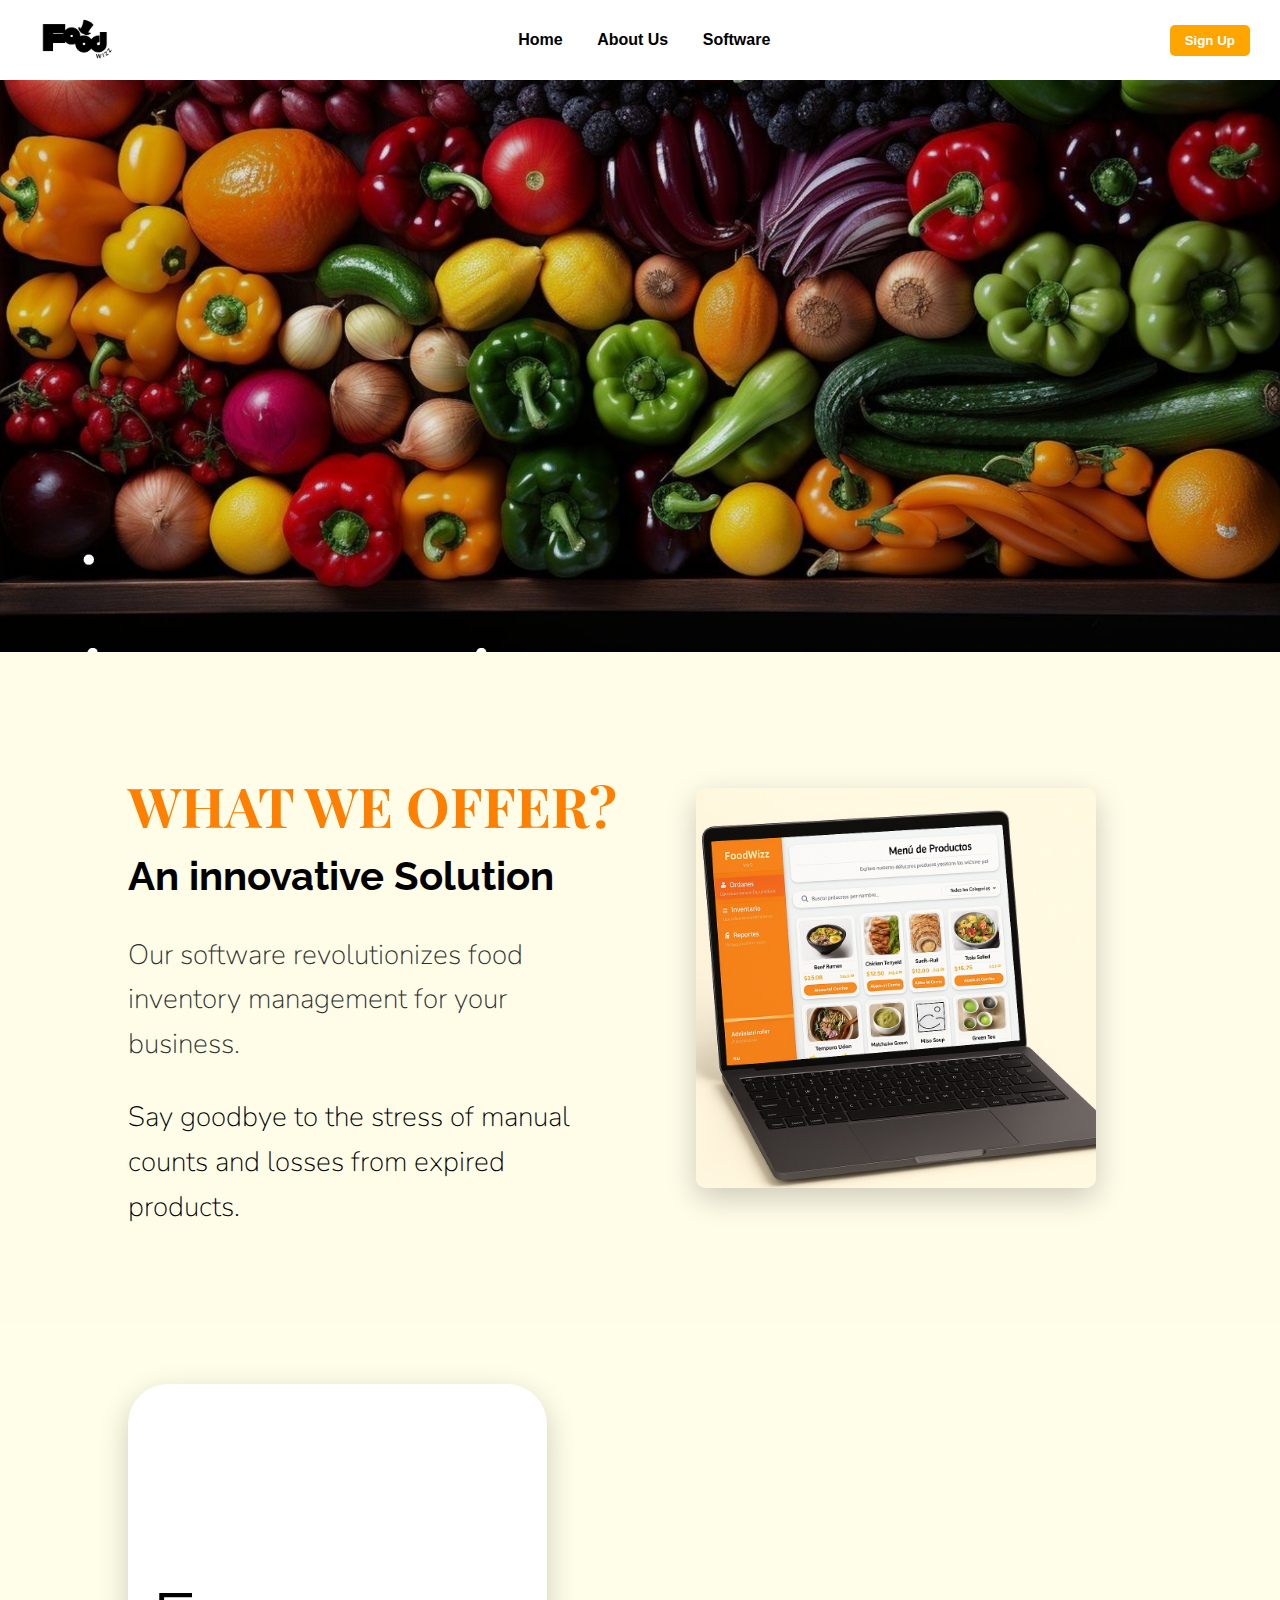
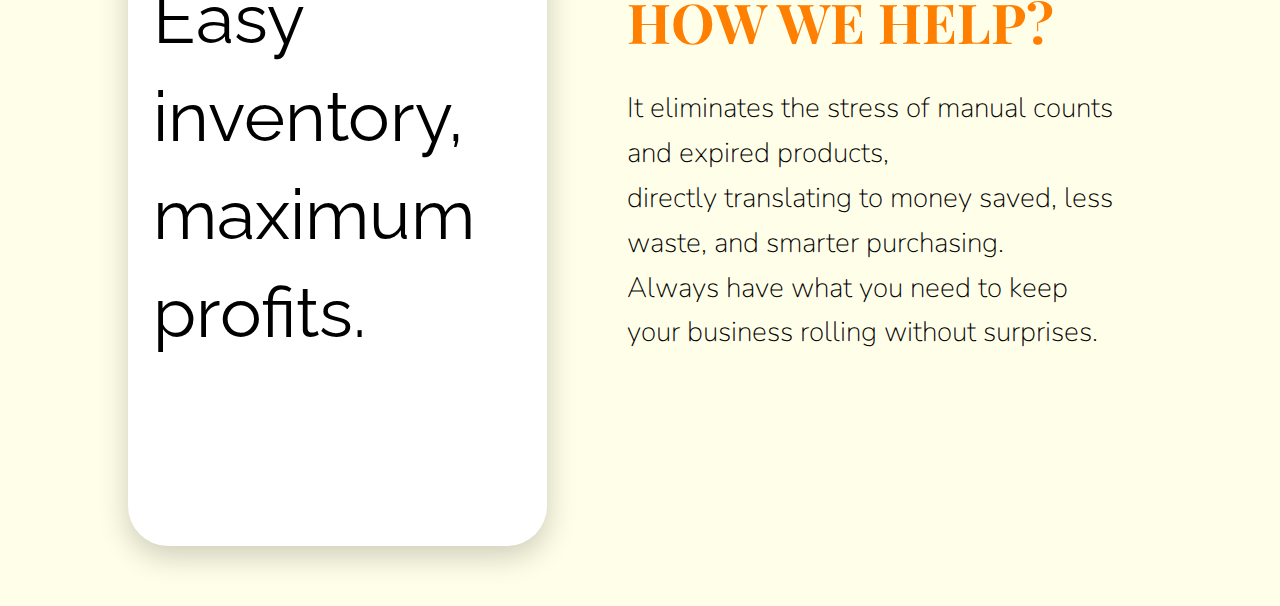
<file: index.html>
<!DOCTYPE html>
<html lang="es">
<head>
  <meta charset="UTF-8">
  <title>Food Wizz</title>
      <link rel="stylesheet" href="l.css" />
        <link rel="preconnect" href="https://fonts.googleapis.com">
    <link rel="preconnect" href="https://fonts.gstatic.com" crossorigin>
    <link href="https://fonts.googleapis.com/css2?family=Raleway:wght@800&display=swap" rel="stylesheet">
    <link rel="preconnect" href="https://fonts.googleapis.com">
<link rel="preconnect" href="https://fonts.gstatic.com" crossorigin>
<link href="https://fonts.googleapis.com/css2?family=Playfair+Display:wght@900&display=swap" rel="stylesheet">
<link rel="preconnect" href="https://fonts.googleapis.com">
<link rel="preconnect" href="https://fonts.gstatic.com" crossorigin>
<link href="https://fonts.googleapis.com/css2?family=Nunito:ital,wght@0,200..1000;1,200..1000&family=Playfair+Display:wght@900&display=swap" rel="stylesheet">

  <style>
    body {
      margin: 0;
      font-family: Arial, sans-serif;
      background-color: #0e1111;
    }

    .navbar {
      display: flex;
      justify-content: space-between;
      align-items: center;
      background-color: white;
      padding: 15px 30px;
    }

    .navbar img.logo {
      height: 50px;
    }

    .navbar nav a {
      margin: 0 15px;
      text-decoration: none;
      color: black;
      font-weight: bold;
    }

    .signup-button {
      background-color: orange;
      color: white;
      padding: 8px 15px;
      border: none;
      border-radius: 5px;
      font-weight: bold;
      cursor: pointer;
    }

    .hero-image img {
      width: 100%;
      height: auto;
      display: block;
    }


  </style>
</head>
<body>

  <!-- Navegación -->
  <div class="navbar">
    <img src="logo.jpg" alt="Food Wizz Logo" class="logo">
    <nav>
      <a href="index.html">Home</a>
      <a href="todo.html">About Us</a>
      <a href="primera.html">Software</a>
    </nav>
    <button class="signup-button">Sign Up</button>
  </div>

  <!-- Imagen principal -->
  <div class="hero-image">
    <img src="frutas.png" alt="Frutas y Verduras">
  </div>
  <!-- Maria-->
<section class="hero">
        <div class="hero-text">
            <h1>WHAT WE OFFER?</h1>
            <h2 class="subtitulo">An innovative Solution </h2>
            <p>Our software revolutionizes food inventory management for your business.</p>
            <p class="mensaje">Say goodbye to the stress of manual counts and losses from expired products.</p>
        </div>
        <div class="fotowhatweoffer">
            <img src="fodwizz compu.png" alt="Panel de software FOODWIZZ" />
        </div>
    </section>

      <section class="info-section">
    <div class="info-left">
      <p>Easy inventory,<br>maximum profits.</p>
    </div>

    <div class="info-right">
      <h1>HOW WE HELP?</h1>
      <p>
        It eliminates the stress of manual counts and expired products,<br>
        directly translating to money saved, less waste, and smarter purchasing.<br>
        Always have what you need to keep your business rolling without surprises.
      </p>
    </div>
  </section>
</body>
</html>
</file>
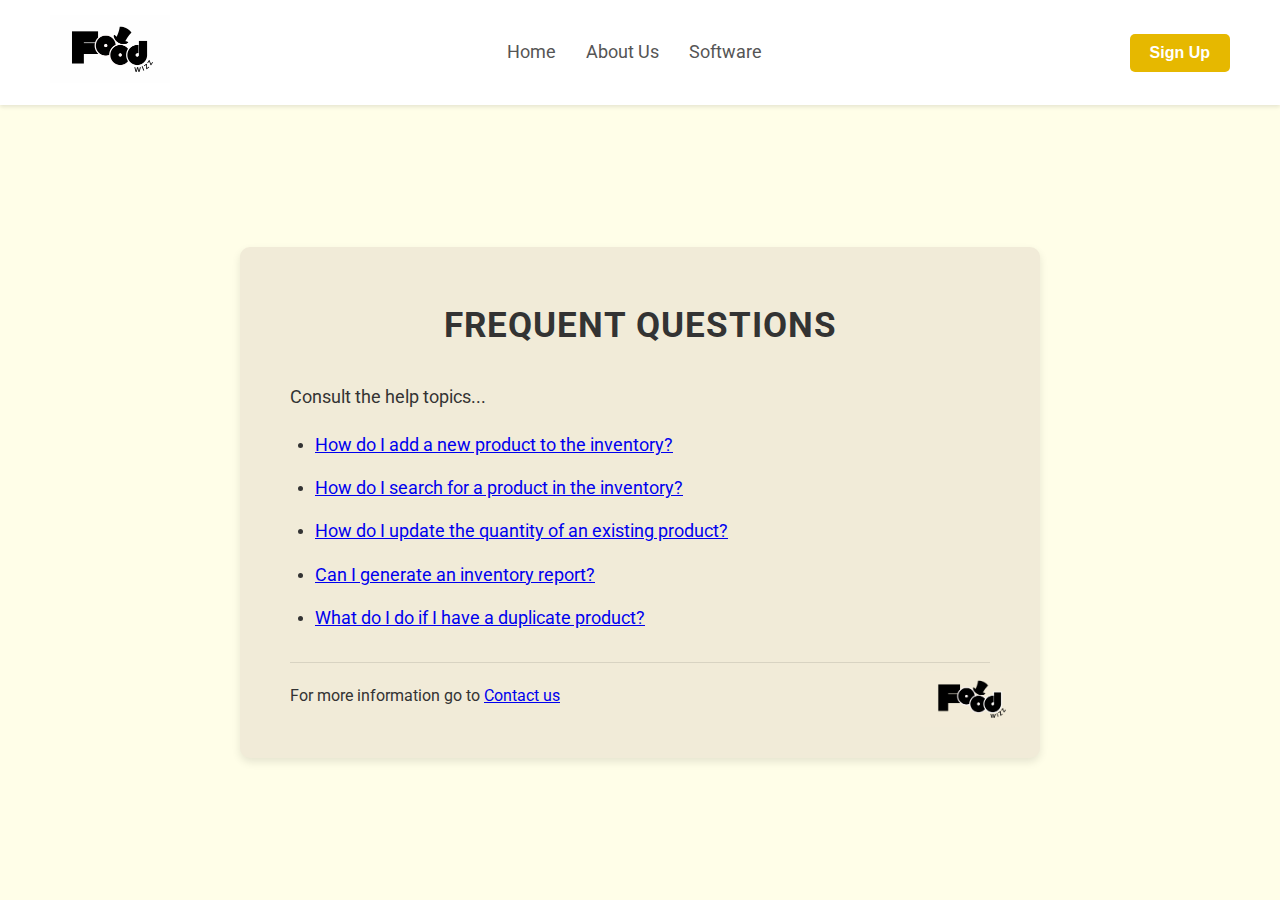
<file: areelis.html>
<!DOCTYPE html>
<html lang="es">
<head>
    <meta charset="UTF-8">
    <meta name="viewport" content="width=device-width, initial-scale=1.0">
    <title>Preguntas Frecuentes </title>
    <link rel="stylesheet" href="lalala.css">
    <link href="https://fonts.googleapis.com/css2?family=Roboto:wght@400;700&display=swap" rel="stylesheet">
    <link rel="icon" href="Copia de Nueva plantilla Webpage (2).jpeg" type="image/x-icon"> 
</head>
<body>
    <header class="navbar">
        <div class="logo.jpg"><img src="Copia de Nueva plantilla Webpage (2).jpeg" width="120" alt="x-icon"> </div> 
        <nav>
            <ul>
                <li><a href="#">Home</a></li>
                <li><a href="#">About Us</a></li>
                <li><a href="#">Software</a></li>
            </ul>
        </nav>
        <button class="sign-up-btn">Sign Up</button>
    </header>

    <main class="faq-container">
        <div class="faq-card">
            <h1>FREQUENT QUESTIONS</h1>
            <p class="consult-text">Consult the help topics...</p>
            <ul>
                <li><a href="#">How do I add a new product to the inventory?</a></li>
                <li><a href="#">How do I search for a product in the inventory?</a></li>
                <li><a href="#">How do I update the quantity of an existing product?</a></li>
                <li><a href="#">Can I generate an inventory report?</a></li>
                <li><a href="#">What do I do if I have a duplicate product?</a></li>
            </ul>
            <p class="more-info-text">For more information go to <a href="#" class="contact-us-link">Contact us</a></p>
            <div class="footer-logo"><img src="Copia de Nueva plantilla Webpage.png.jpeg" alt="x-icon" width="100"></div> 
        </div>
    </main>
</body>
</html>


    </div>
</body>
</html>
</file>
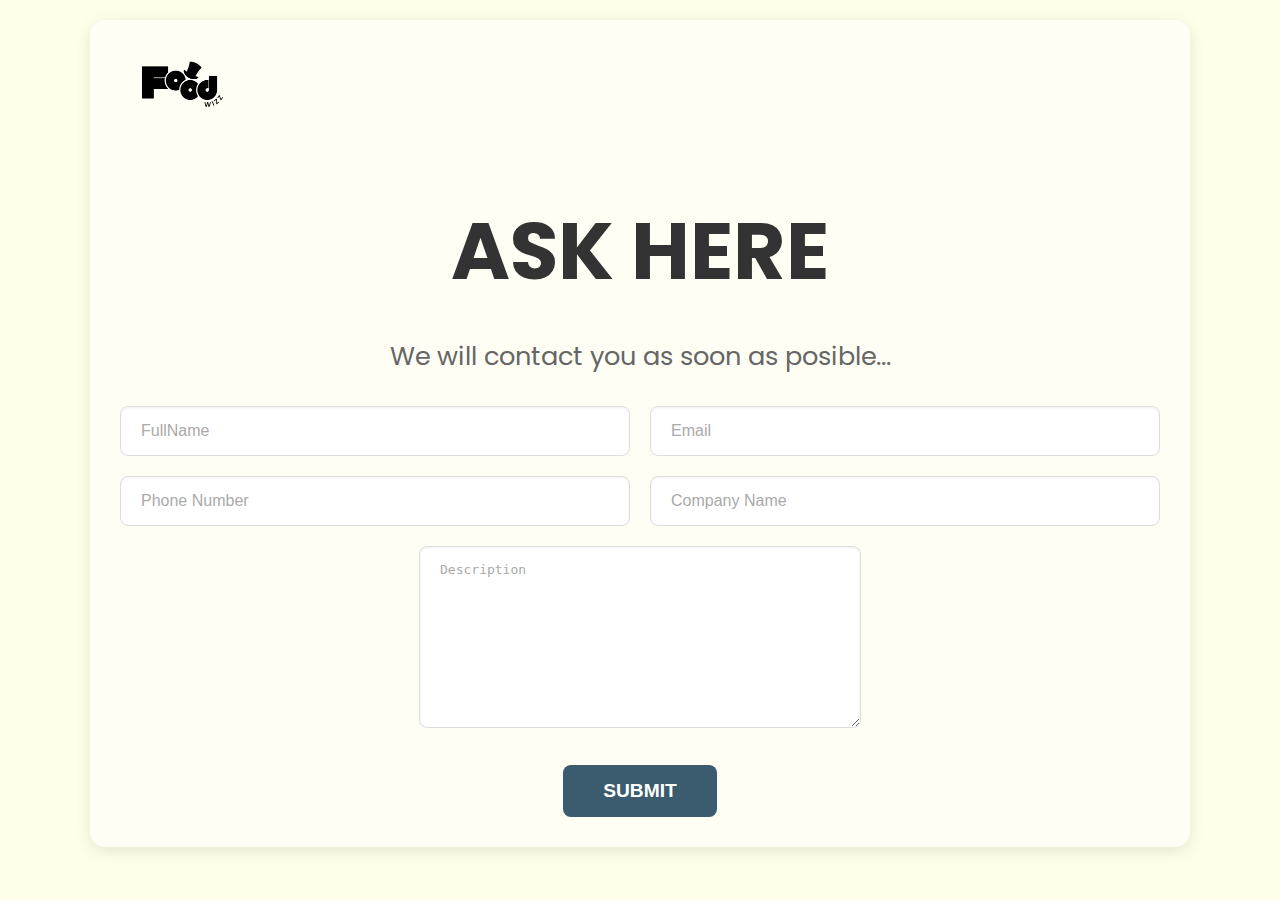
<file: askhere.html>
<!DOCTYPE html>
<html lang="es">
<head>
    <meta charset="UTF-8">
    <meta name="viewport" content="width=device-width, initial-scale=1.0">
    <title>FoodMed: Contacto</title>
    <link rel="stylesheet" href="askhere.css">
</head>
<body>
    <div class="container">
        <div class="header">
            <img src="Copia de Nueva plantilla Webpage (5).png" alt="FoodMed Logo" class="logo"> </div>
        <div class="form-card">
            <h1>ASK HERE</h1>
            <p>We will contact you as soon as posible...</p>  

            <form action="#" method="POST">
                <div class="input-group">
                    <input type="text" id="fullName" name="fullName" placeholder="FullName" required>
                    <input type="email" id="email" name="email" placeholder="Email" required>
                </div>
                <div class="input-group">
                    <input type="tel" id="phoneNumber" name="phoneNumber" placeholder="Phone Number" required>
                    <input type="text" id="companyName" name="companyName" placeholder="Company Name">
                </div>
                <div class="textarea-group">
                    <textarea id="description" name="description" placeholder="Description" rows="10" required></textarea>
                </div>
                <button type="submit">SUBMIT</button>
            </form>
        </div>
    </div>
</body>
</html>
</file>
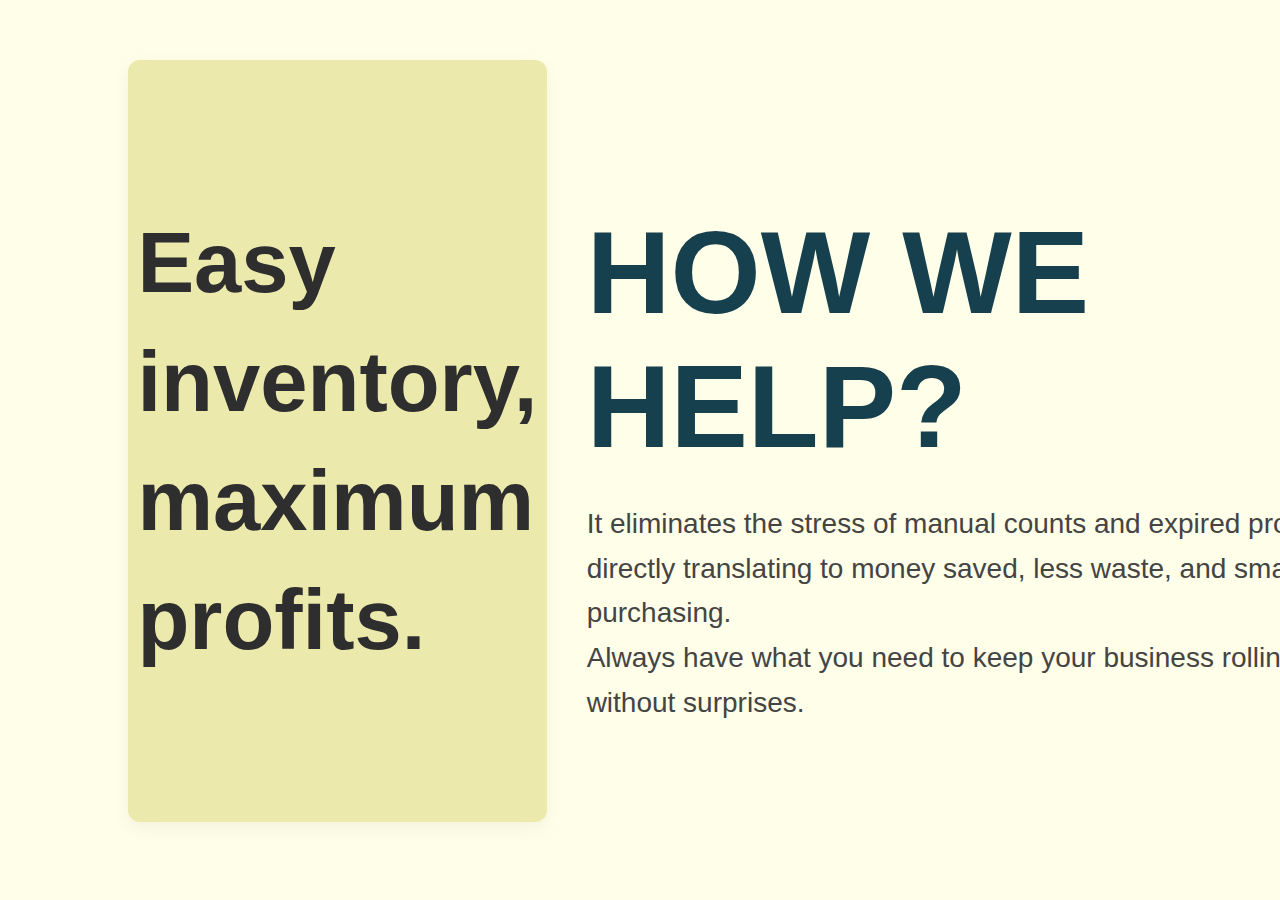
<file: p2.html>
<!DOCTYPE html>
<html lang="es">
<head>
  <meta charset="UTF-8" />
  <meta name="viewport" content="width=device-width, initial-scale=1.0" />
  <title>Food Inventory - Sección Info</title>
  <link rel="stylesheet" href="c2.css" />
</head>
<body>
  <section class="info-section">
    <div class="info-left">
      <p>Easy inventory,<br>maximum profits.</p>
    </div>

    <div class="info-right">
      <h1>HOW WE HELP?</h1>
      <p>
        It eliminates the stress of manual counts and expired products,<br>
        directly translating to money saved, less waste, and smarter purchasing.<br>
        Always have what you need to keep your business rolling without surprises.
      </p>
    </div>
  </section>
</body>
</html>
</file>
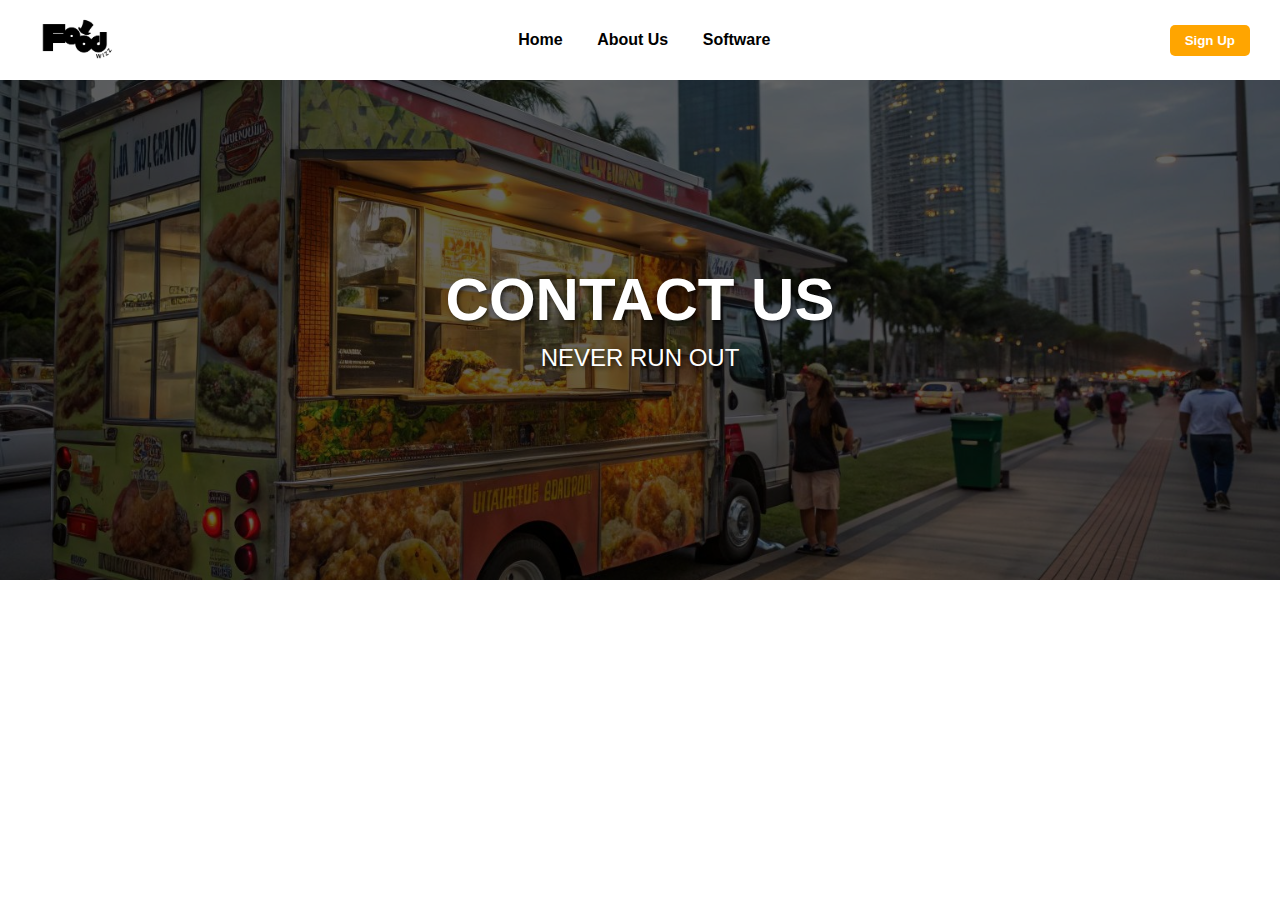
<file: perate.html>
<!DOCTYPE html>
<html lang="es">
<head>
  <meta charset="UTF-8">
  <meta name="viewport" content="width=device-width, initial-scale=1.0">
  <title>Food WTZ - Contact Us</title>
  <style>
    body {
      margin: 0;
      font-family: Arial, sans-serif;
    }

    .navbar {
      display: flex;
      justify-content: space-between;
      align-items: center;
      background-color: white;
      padding: 15px 30px;
      box-shadow: 0 2px 4px rgba(0,0,0,0.1);
    }

    .navbar img.logo {
      height: 50px;
    }

    .navbar nav a {
      margin: 0 15px;
      text-decoration: none;
      color: black;
      font-weight: bold;
    }

    .signup-button {
      background-color: orange;
      color: white;
      padding: 8px 15px;
      border: none;
      border-radius: 5px;
      font-weight: bold;
      cursor: pointer;
    }

    .hero {
      position: relative;
      width: 100%;
      height: 500px;
      background-image: url('foodtruck.jpeg'); /* Tu imagen */
      background-size: cover;
      background-position: center;
      display: flex;
      flex-direction: column;
      justify-content: center;
      align-items: center;
      color: white;
      text-align: center;
      overflow: hidden;
    }

    .hero .overlay {
      position: absolute;
      top: 0;
      left: 0;
      width: 100%;
      height: 100%;
      background-color: rgba(0, 0, 0, 0.6); /* Aumenta este valor para más oscuridad */
      z-index: 1;
    }

    .hero h1,
    .hero p {
      position: relative;
      z-index: 2;
      text-shadow: 2px 2px 4px rgba(0,0,0,0.6);
    }

    .hero h1 {
      font-size: 60px;
      margin: 0;
    }

    .hero p {
      font-size: 24px;
      margin-top: 10px;
    }
  </style>
</head>
<body>

  <!-- Navegación -->
  <div class="navbar">
    <img src="logo.jpg" alt="Food WTZ Logo" class="logo">
    <nav>
      <a href="index.html">Home</a>
      <a href="faq.html">About Us</a>
      <a href="#">Software</a>
    </nav>
    <button class="signup-button">Sign Up</button>
  </div>

  <!-- Imagen principal con overlay -->
  <div class="hero">
    <div class="overlay"></div>
    <h1>CONTACT US</h1>
    <p>NEVER RUN OUT</p>
  </div>

</body>
</html>
</file>
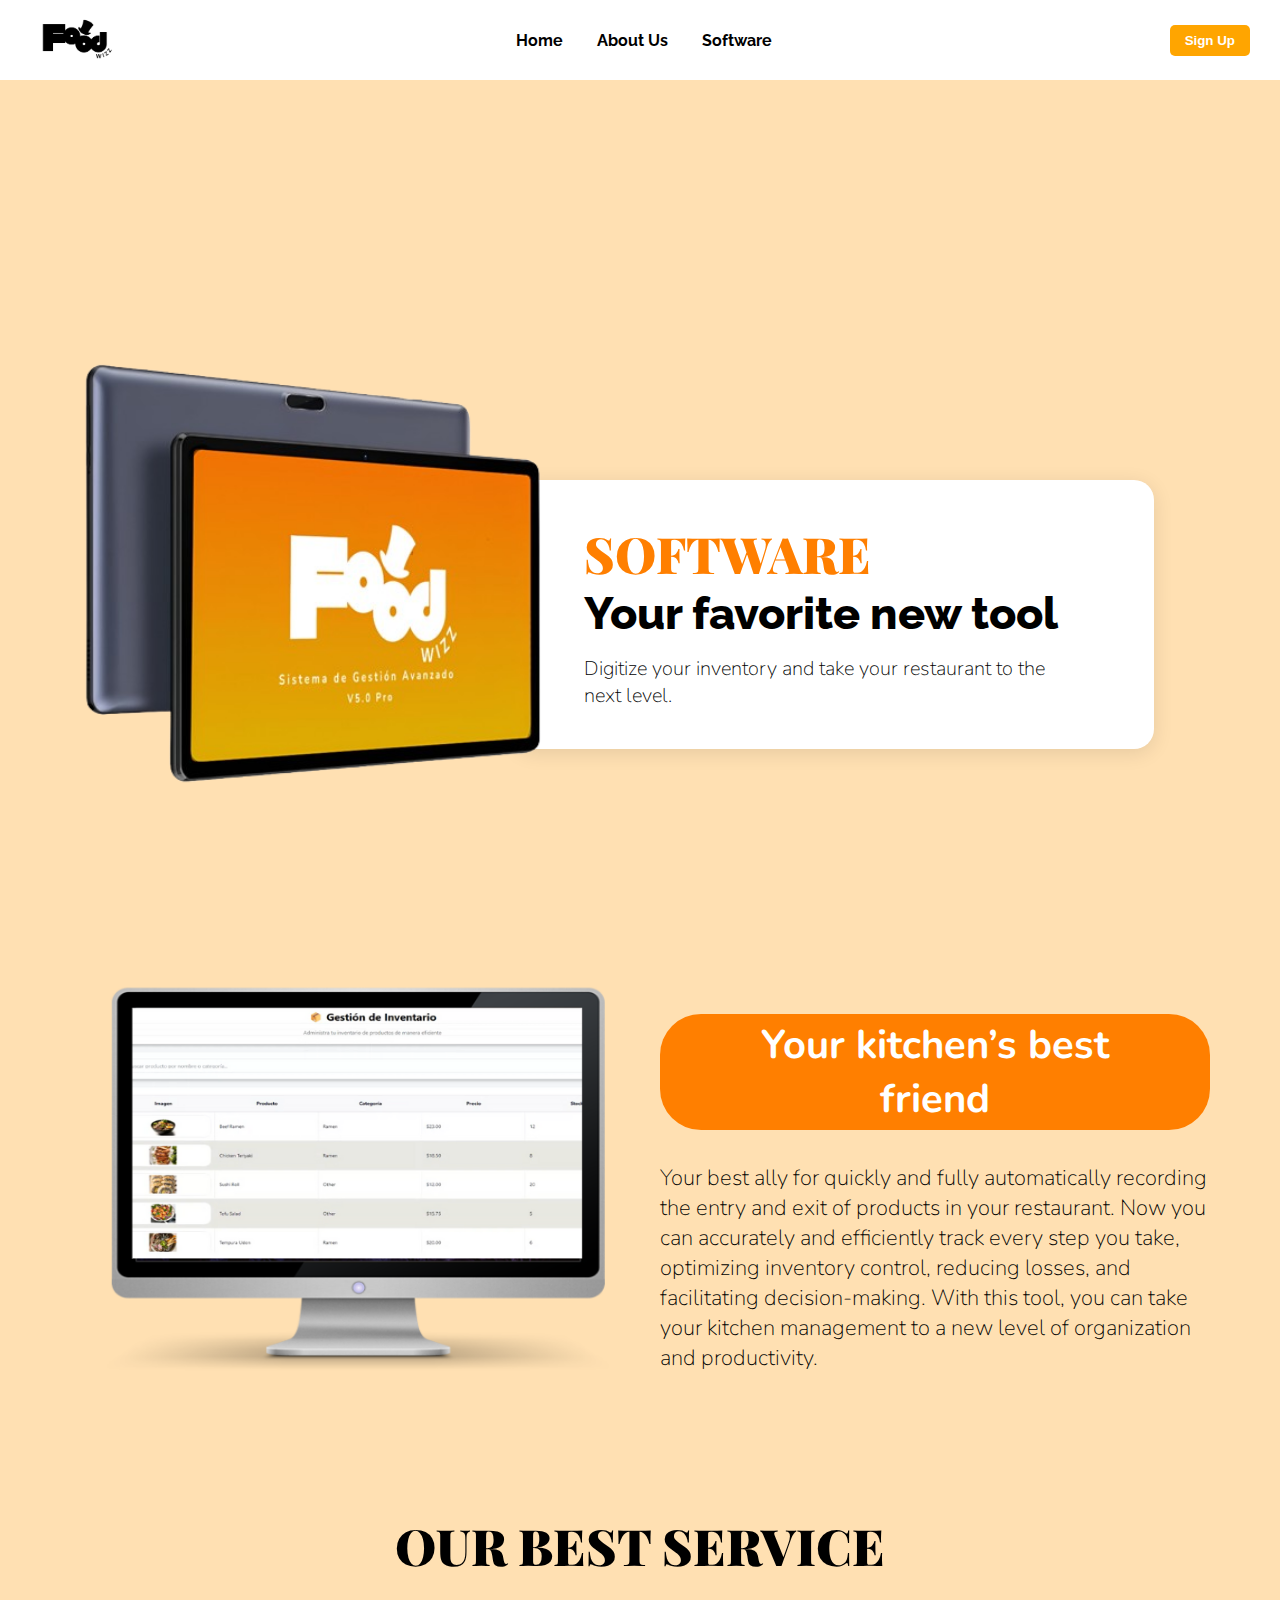
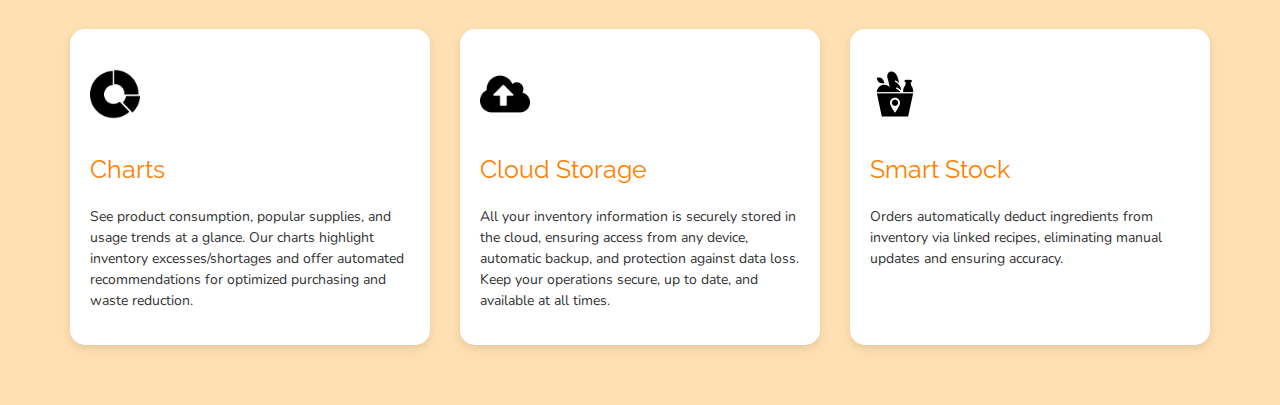
<file: primera.html>
<!DOCTYPE html>
<html lang="es">
<head>
    <meta charset="UTF-8">
    <meta name="viewport" content="width=device-width, initial-scale=1.0">
    <title>Presentación de Software</title>
    <link rel="stylesheet" href="styles.css">
    <link rel="preconnect" href="https://fonts.googleapis.com">
    <link rel="preconnect" href="https://fonts.gstatic.com" crossorigin>
    <link href="https://fonts.googleapis.com/css2?family=Raleway:wght@800&display=swap" rel="stylesheet">
    <link rel="preconnect" href="https://fonts.googleapis.com">
    <link rel="preconnect" href="https://fonts.gstatic.com" crossorigin>
    <link href="https://fonts.googleapis.com/css2?family=Playfair+Display:wght@900&display=swap" rel="stylesheet">
    <link rel="preconnect" href="https://fonts.googleapis.com">
    <link rel="preconnect" href="https://fonts.gstatic.com" crossorigin>
    <link href="https://fonts.googleapis.com/css2?family=Nunito:ital,wght@0,200..1000;1,200..1000&family=Playfair+Display:wght@900&display=swap" rel="stylesheet">
    <style>
          .navbar {
          display: flex;
          justify-content: space-between;
          align-items: center;
          background-color: white;
          padding: 15px 30px;
        }

        .navbar img.logo {
          height: 50px;
        }

        .navbar nav a {
          margin: 0 15px;
          text-decoration: none;
          color: black;
          font-weight: bold;
        }

        .signup-button {
          background-color: orange;
          color: white;
          padding: 8px 15px;
          border: none;
          border-radius: 5px;
          font-weight: bold;
          cursor: pointer;
        }
    </style>
    </head>
<body>
    <!-- Navegación -->
  <div class="navbar">
    <img src="logo.jpg" alt="Food Wizz Logo" class="logo">
    <nav>
      <a href="index.html">Home</a>
      <a href="faq.html">About Us</a>
      <a href="primera.html">Software</a>
    </nav>
    <button class="signup-button">Sign Up</button>
  </div>
    <!-- Fin de Navegación -->
    <div class="background">
        <div class="content-wrapper">
          <img src="definitva.png" alt="Tablet" class="device-image">
          <div class="info-box">
            <h1>SOFTWARE</h1>
            <h2>Your favorite new tool</h2>
            <p>Digitize your inventory and take your restaurant to the next level.</p>
          </div>
        </div>
      </div>
      <div class="informacion">
        <div class="intento">
          <img src="ayuda.png" alt="Tablet" class="ayuda" />
      
          <div class="segundainfo-box">
            <div class="texto">
              <h2 class="titulo-verde">Your kitchen’s best friend </h2>
              <p>
                Your best ally for quickly and fully automatically recording the entry and exit of products in your restaurant. Now you can accurately and efficiently track every step you take, optimizing inventory control, reducing losses, and facilitating decision-making. With this tool, you can take your kitchen management to a new level of organization and productivity.
              </p>
            </div>
          </div>
        </div>
      </div>
  
 <div class="contenedor-imagen-iconos">
  <h2>OUR BEST SERVICE</h2>

  <div class="contenedor-iconos">
    <!-- Caja 1 -->
    <div class="cuadro-icono">
      <img src="charts.png" alt="Icono 1" class="icono">
      <p class="minisubs">Charts</p>
      <p class="descripcion">
        See product consumption, popular supplies, and usage trends at a glance. Our charts highlight inventory excesses/shortages and offer automated recommendations for optimized purchasing and waste reduction.
      </p>
    </div>

    <!-- Caja 2 -->
    <div class="cuadro-icono">
      <img src="cloud storage.png" alt="Icono 2" class="icono">
      <p class="minisubs">Cloud Storage</p>
      <p class="descripcion">All your inventory information is securely stored in the cloud, ensuring access from any device, automatic backup, and protection against data loss. Keep your operations secure, up to date, and available at all times.</p>
    </div>

    <!-- Caja 3 -->
    <div class="cuadro-icono">
      <img src="smart stock.png" alt="Icono 3" class="icono">
      <p class="minisubs">Smart Stock</p>
      <p class="descripcion">Orders automatically deduct ingredients from inventory via linked recipes, eliminating manual updates and ensuring accuracy.</p>
    </div>
  </div>
</div>
</body>
</file>
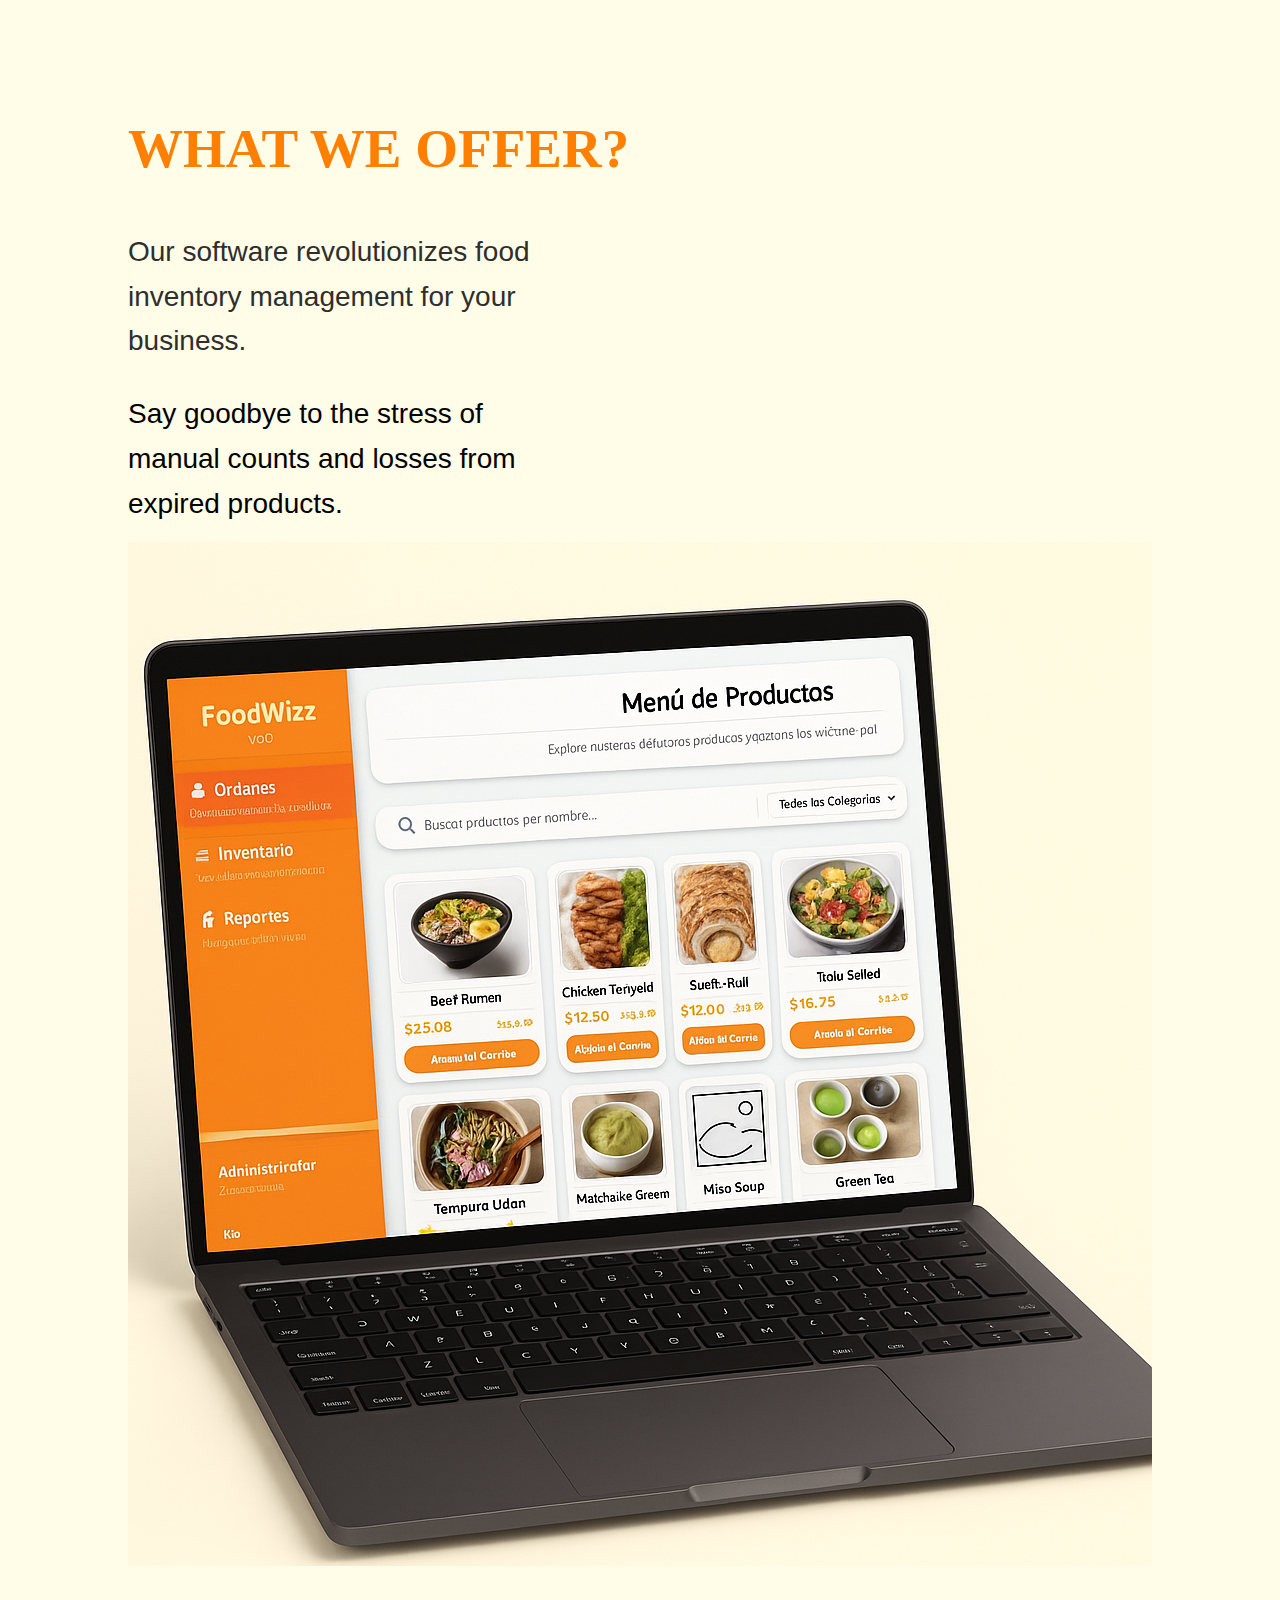
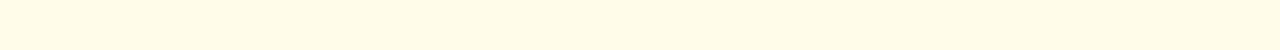
<file: prueba.html>
<!DOCTYPE html>
<html lang="es">
<head>
    <meta charset="UTF-8" />
    <meta name="viewport" content="width=device-width, initial-scale=1.0" />
    <title>FOODWIZZ</title>
    <link rel="stylesheet" href="l.css" />
</head>
<body>
    <section class="hero">
        <div class="hero-text">
            <h1>WHAT WE OFFER?</h1>
            <p>Our software revolutionizes food inventory management for your business. </p>
            <p class="mensaje">Say goodbye to the stress of manual counts and losses from expired products.</p>
        </div>
        <div class="hero-image">
            <img src="fodwizz compu.png" alt="Panel de software FOODWIZZ" />
        </div>
    </section>
</body>
</html>
</file>
<file: l.css>
body {
    margin: 0;
    padding: 0;
    background-color: #fffce8;
    color: #2e2e2e;
}

.hero {
    display: flex;
    align-items: center;
    justify-content: space-between;
    flex-wrap: wrap;
    padding: 80px 10%;
    background-color: #fffce8; /* Fondo claro como la imagen */
}

.hero-text {
    flex: 1;
    width: 500px;
}

.hero-text h1 {
    font-family: 'Playfair Display', serif;
    font-size: 55px;
     color:#ff7f00;
    margin-bottom: 50px;
}

.hero-text p {

    line-height: 1.6;
    max-width: 450px;
    margin-bottom: 15px;
    font-family: "Nunito", sans-serif;
    font-optical-sizing: auto;
    font-weight: 50;
    font-style: normal;
    font-size: 28px;
}

.hero-text .mensaje {
    font-family: "Nunito", sans-serif;
    font-optical-sizing: auto;
    font-weight: 50;
    font-size: 28px;
    line-height: 1.6;
    color: #000000;
}

.subtitulo{
    font-family: 'Raleway', sans-serif;
    font-weight: 800px;
    font-size: 40px;
    color: black;
    margin-top: -40px;
}

.fotowhatweoffer {
    flex: 1;
    display: flex;
    justify-content: center;
    align-items: center;
}

.fotowhatweoffer img {
    max-width: 100%;
    height: auto;
    max-height: 400px;
    box-shadow: 0 10px 30px rgba(0, 0, 0, 0.2);
    border-radius: 10px;
}

/*ayuda*/

.info-section {
  display: flex;
  justify-content: space-between;
  align-items: center;
  padding: 60px 10%;
  background-color: #fffee8;
  flex-wrap: wrap;
  gap: 40px;
}

.info-left {
    background-color: #ffffff;
    padding: 30px 25px;
    border-radius: 40px;
    width: 36%;
    height: 78vh;
    min-width: 260px;
    text-align: left;
    display: flex;
    align-items: center;
    justify-content: center;
     box-shadow: 0 10px 30px rgba(0, 0, 0, 0.2);
}


.info-left p {
  font-family: 'Raleway', sans-serif;
    font-weight: 800px;
    font-size: 70px;
    color: black;
  line-height: 1.4;
  margin: 0;
}

.info-right {
  flex: 2;
min-width: 300px;
  max-width: 600px;
}

.info-right h1 {
  font-family: 'Playfair Display', serif;
    font-size: 55px;
     color:#ff7f00;
  margin-bottom: 16px;
  margin-left: 40px;
}

.info-right p {
   font-family: "Nunito", sans-serif;
    font-optical-sizing: auto;
    font-weight: 50;
    font-size: 28px;
  line-height: 1.6;
  color: #000000;
  max-width: 500px;
  width:600%;
  margin-left: 40px;
}
</file>
<file: lalala.css>
/* Importar una fuente similar a la de la imagen (ej. Roboto) */
@import url('https://fonts.googleapis.com/css2?family=Roboto:wght@400;700&display=swap');

:root {
    --primary-bg-color: #fffee8; /* Color de fondo general de la página */
    --card-bg-color: #f1ebd8; /* Color de fondo de la tarjeta de preguntas frecuentes */
    --text-color: #333; /* Color de texto general */
    --link-color: #007bff; /* Color de los enlaces */
    --navbar-text-color: #555; /* Color del texto de la navbar */
    --button-bg-color: #e6b800; /* Color de fondo del botón Sign Up */
    --button-text-color: #fff; /* Color del texto del botón Sign Up */
    --logo-color: #000; /* Color del texto del logo */
}

* {
    margin: 0;
    padding: 0;
    box-sizing: border-box;
}

body {
    font-family: 'Roboto', sans-serif;
    background-color: var(--primary-bg-color);
    color: var(--text-color);
    line-height: 1.6;
    display: flex;
    flex-direction: column;
    min-height: 100vh;
}

/* Navbar styles */
.navbar {
    display: flex;
    justify-content: space-between;
    align-items: center;
    padding: 15px 50px;
    background-color: #fff; /* Fondo blanco para la barra de navegación */
    box-shadow: 0 2px 4px rgba(0,0,0,0.1);
}

.navbar .logo {
    font-size: 5em;
    font-weight: 700;
    color: var(--logo-color);
    /* Para simular el logo "Food Wizz" */
    font-style: italic; 
    position: relative;
}

.navbar .logo::after {
    content: 'wizz';
    font-size: 0.6em;
    position: absolute;
    bottom: -5px; /* Ajusta esto para alinear "wizz" */
    right: -10px; /* Ajusta esto para alinear "wizz" */
    font-style: normal;
}

.navbar nav ul {
    list-style: none;
    display: flex;
}

.navbar nav ul li {
    margin-right: 30px;
}

.navbar nav ul li a {
    text-decoration: none;
    color: var(--navbar-text-color);
    font-weight: 400;
    font-size: 1.1em;
    transition: color 0.3s ease;
}

.navbar nav ul li a:hover {
    color: #17404e;
}

.sign-up-btn {
    background-color: var(--button-bg-color);
    color: var(--button-text-color);
    padding: 10px 20px;
    border: none;
    border-radius: 5px;
    cursor: pointer;
    font-size: 1em;
    font-weight: 700;
    transition: background-color 0.3s ease;
}

.sign-up-btn:hover {
    background-color: #cc9900;
}

/* Main content - FAQ container */
.faq-container {
    flex-grow: 1;
    display: flex;
    justify-content: center;
    align-items: center;
    padding: 40px 20px;
}

.faq-card {
    background-color: var(--card-bg-color);
    padding: 50px;
    border-radius: 10px;
    box-shadow: 0 4px 8px rgba(0,0,0,0.1);
    width: 100%;
    max-width: 800px; /* Ajusta el ancho máximo según sea necesario */
    position: relative;
    box-sizing: border-box; /* Asegura que padding no aumente el ancho total */
}

.faq-card h1 {
    font-size: 2.2em;
    font-weight: 700;
    text-align: center;
    margin-bottom: 30px;
    letter-spacing: 1px;
}

.faq-card .consult-text {
    font-size: 1.1em;
    margin-bottom: 20px;
}

.faq-card ul {
    list-style: disc; /* Usar discos para la lista */
    margin-left: 25px; /* Sangría para los puntos de la lista */
    margin-bottom: 30px;
}

.faq-card ul li {
    margin-bottom: 15px;
}

.faq-card ul li a {
    text-decoration: underline;
    color: var(#17404e);
    font-weight: 400;
    font-size: 1.1em;
}

.faq-card ul li a:hover {
    color: darken(var(#17404e), 10%); /* Oscurecer el enlace al pasar el mouse */
}

.faq-card .more-info-text {
    font-size: 1em;
    margin-top: 30px;
    border-top: 1px solid rgba(0,0,0,0.1); /* Separador sutil */
    padding-top: 20px;
}

.faq-card .contact-us-link {
    text-decoration: underline;
    color: var(#17404e);
    font-weight: 400;
}

.faq-card .contact-us-link:hover {
    color: darken(var(#17404e), 10%);
}

.faq-card .footer-logo {
    position: absolute;
    bottom: 20px;
    right: 20px;
    font-size: 1.5em;
    font-weight: 700;
    color: var(--logo-color);
    font-style: italic; 
}


/* Media Queries for Responsiveness */
@media (max-width: 768px) {
    .navbar {
        flex-direction: column;
        padding: 15px 20px;
    }

    .navbar nav ul {
        margin-top: 10px;
        flex-wrap: wrap;
        justify-content: center;
    }

    .navbar nav ul li {
        margin: 5px 15px;
    }

    .sign-up-btn {
        margin-top: 15px;
    }

    .faq-card {
        padding: 30px;
    }

    .faq-card h1 {
        font-size: 1.8em;
    }

    .faq-card ul {
        margin-left: 15px;
    }
}

@media (max-width: 480px) {
    .navbar {
        padding: 10px 15px;
    }

    .navbar .logo {
        font-size: 1.5em;
    }

    .navbar nav ul li {
        margin: 5px 10px;
        font-size: 0.9em;
    }

    .sign-up-btn {
        padding: 8px 15px;
        font-size: 0.9em;
    }

    .faq-card {
        padding: 20px;
    }

    .faq-card h1 {
        font-size: 1.5em;
    }

    .faq-card ul li a,
    .faq-card .consult-text,
    .faq-card .more-info-text {
        font-size: 0.9em;
    }

    .faq-card .footer-logo {
        font-size: 1.2em;
        bottom: 10px;
        right: 10px;
    }
}
</file>
<file: askhere.css>
@import url('https://fonts.googleapis.com/css2?family=Poppins:wght@400;600;700&display=swap'); /* Using Poppins as a similar-looking font */

body {
    margin: 0;
    font-family: 'Poppins', sans-serif;
    background-color: #fffee8; /* Light cream background */
    display: flex;
    justify-content: center;
    align-items: center;
    min-height: 50vh;
    padding: 20px;
    box-sizing: border-box;
}

.container {
    background-color: #fefef5; /* Slightly lighter inner background */
    border-radius: 15px;
    box-shadow: 0 4px 15px rgba(0, 0, 0, 0.1);
    width: 100%;
    max-width: 1100px; /* Adjust as needed */
    padding: 30px;
    box-sizing: border-box;
    display: flex;
    flex-direction: column;
    align-items: center;
}

.header {
    width: 100%;
    display: flex;
    justify-content: flex-start; /* Align logo to the left */
    margin-bottom: 20px;
}

.logo {
    width: 120px; /* Adjust logo size as needed */
    height: auto;
}

.form-card {
    text-align: center;
    width: 100%;
}

.form-card h1 {
    font-size: 5.0em;
    color: #333;
    margin-bottom: 10px;
    font-weight: 700; /* Bold */
}

.form-card p {
    font-size: 1.6em;
    color: #666;
    margin-bottom: 30px;
    display: flex;
    align-items: center;
    justify-content: center;
    gap: 10px; /* Space between text and icon */
}

.ambulance-icon {
    font-size: 1.5em; /* Adjust size of the ambulance icon */
}

.input-group {
    display: flex;
    gap: 20px; /* Space between input fields */
    margin-bottom: 20px;
    flex-wrap: wrap; /* Allow wrapping on smaller screens */
}

.input-group input,
.textarea-group textarea {
    flex: 1; /* Each input takes equal width */
    padding: 15px 20px;
    border: 1px solid #ddd;
    border-radius: 8px;
    font-size: 1em;
    color: #333;
    background-color: #ffffff; /* White background for inputs */
    outline: none; /* Remove outline on focus */
    box-shadow: inset 0 1px 3px rgba(0, 0, 0, 0.05); /* Subtle inner shadow */
    min-width: 400px; /* Minimum width for inputs before wrapping */
}

.input-group input::placeholder,
.textarea-group textarea::placeholder {
    color: #aaa;
}

.input-group input:focus,
.textarea-group textarea:focus {
    border-color: #6a8c9e; /* Slightly darker blue on focus */
    box-shadow: 0 0 0 3px rgba(106, 140, 158, 0.2); /* Light blue focus ring */
}

.textarea-group {
    margin-bottom: 30px;
    width: 100%;
}

.textarea-group textarea {
    resize: vertical; /* Allow vertical resizing */
    min-height: 120px; /* Minimum height for the textarea */
}

button[type="submit"] {
    background-color: #3a5c6e; /* Darker blue/green submit button */
    color: #fff;
    padding: 15px 40px;
    border: none;
    border-radius: 8px;
    font-size: 1.2em;
    font-weight: 600;
    cursor: pointer;
    transition: background-color 0.3s ease, transform 0.2s ease;
    width: auto;
    display: inline-block; /* Ensure button doesn't take full width */
}

button[type="submit"]:hover {
    background-color: #2e4a5a; /* Slightly darker on hover */
    transform: translateY(-2px);
}

/* Responsive Design */
@media (max-width: 768px) {
    .input-group {
        flex-direction: column; /* Stack inputs vertically on smaller screens */
        gap: 15px;
    }
    .input-group input {
        min-width: unset; /* Remove min-width for full flexibility */
        width: 100%; /* Take full width */
    }
    .form-card h1 {
        font-size: 1.8em;
    }
    .form-card p {
        font-size: 1em;
    }
    button[type="submit"] {
        width: 100%; /* Full width button on small screens */
    }
}

@media (max-width: 480px) {
    .container {
        padding: 20px;
    }
    .logo {
        width: 100px;
    }
    .form-card h1 {
        font-size: 1.5em;
    }
    .form-card p {
        font-size: 0.9em;
    }
    .input-group input,
    .textarea-group textarea {
        padding: 12px 15px;
        font-size: 0.95em;
    }
    button[type="submit"] {
        padding: 12px 20px;
        font-size: 1em;
    }
}
</file>
<file: c2.css>
body {
  margin: 0;
  font-family: 'Popins', sans-serif;
  background-color: #fffee8;
  color: #2e2e2e;
}

.info-section {
  display: flex;
  justify-content: space-between;
  align-items: center;
  padding: 60px 10%;
  background-color: #fffee8;
  flex-wrap: wrap;
  gap: 40px;
}

.info-left {
    background-color: #ebe9ac;
    padding: 30px 25px;
    border-radius: 12px;
    width: 36%;
    height: 78vh;
    min-width: 260px;
    text-align: left;
    display: flex;
    align-items: center;
    justify-content: center;
    box-shadow: 0 6px 18px rgba(0, 0, 0, 0.05);
}


.info-left p {
  font-size: 85px;
  font-weight: 900;
  line-height: 1.4;
  margin: 0;
}

.info-right {
  flex: 2;
  min-width: 300px;
  max-width: 600px;
}

.info-right h1 {
  font-size: 116px;
  color: #17404e;
  margin-bottom: 16px;
}

.info-right p {
  font-size: 28px;
  line-height: 1.6;
  color: #444;
  max-width: 800px;
  width:600%;
}
</file>
<file: styles.css>
/* Fondo general */
body, html {
    margin: 0;
    padding: 0;
    font-family: 'Raleway', sans-serif;
    background: #ffe0b2;
}

/* Contenedor principal */
.background {
    display: flex;
    justify-content: center;
    align-items: center;
    height: 100vh;
    
}

/* Contenido alineado */
.content-wrapper {
    position: relative;
    width: 90%;
    max-width: 1200px;
    height: 500px; /* Ajustado para contener todo bien */
    
}

/* Imagen del dispositivo */
.device-image {
    position: absolute;
    left: 0;
    top: 0;
    width: 500px;
    height: auto;
    z-index: 2;
}

/* Cuadro de texto */
.info-box {
    position: absolute;
    left: 450px; /* Justo detrás de parte de la tablet */
    top: 200px;
    background-color: white;
    border-radius: 20px;
    padding: 40px 70px;
    width: 500px;
    box-shadow: 0 4px 20px rgba(0, 0, 0, 0.1);
    z-index: 1;
}

/* Estilos de texto */
.info-box h1 {
    font-family: "Playfair Display", serif;
    font-optical-sizing: auto;
    font-weight: 900;
    font-style: normal;
    font-size:  50px;
    color: #ff7f00;
    margin: 0;
}

.info-box h2 {
    
    font-size: 45px;
    font-weight: 800;
    color: #000000;
    margin: 0px 0 15px;
}

.info-box p {
    
    font-family: "Nunito", sans-serif;
    font-optical-sizing: auto;
    font-weight: 50;
    font-style: normal;
    font-size: 20px;
    color: black;
    margin: 0;
}

.ayuda {
    height: 400px;
    width: 550px;
    margin-left: 90px;
    
  }
  
  .segundainfo-box {
    font-family: "Nunito", sans-serif;
    font-weight: 50;
    font-size: 22px;
    position: absolute;
    left: 660px;
    width: 550px;
    z-index: 1;
    top: 1px;
  }
  
  .intento {
    position: relative;
    width: 90%;
    max-width: 1200px;
    height: 500px;

  }
  
  .informacion {
    display: flex;

  }
  
  .titulo-verde {
    background-color: #ff7f00;
    color: white;
    padding: 4px 100px;
    border-radius: 41px;
    font-weight: 80px;
    font-size: 40px;
    text-align: center;
  }
  
  /*vamos a locurear*/
  
.contenedor-imagen-iconos {
  max-width: 1200px;
  margin: auto;
  padding: 40px 20px;
  text-align: center;
  margin-top: -50px;
}

.contenedor-imagen-iconos h2 {
  color: #000;
  margin-bottom: 30px;
  font-size: 50px;
  font-family: "Playfair Display", serif;
  font-weight: 900;
}

.contenedor-iconos {
  display: flex;
  justify-content: center;
  gap: 30px;
  flex-wrap: wrap;
  padding: 20px 0;
}

.cuadro-icono {
  background-color: white;
  border-radius: 15px;
  box-shadow: 0 4px 10px rgba(0, 0, 0, 0.1);
  width: 320px;
  padding: 20px;
  display: flex;
  flex-direction: column;
  align-items: flex-start;
  text-align: left;
}

.icono {
  width: 50px;
  height: 50px;
  object-fit: contain;
  margin-bottom: 10px;
  margin-top: 20px;
}

.descripcion {
  font-size: 14px;
  color: #333;
  line-height: 1.5;
  font-family: "Nunito", sans-serif;
  margin-top: -3px;
}

.minisubs {
  font-size: 25px;
  color:  #ff7f00;
}
</file>
